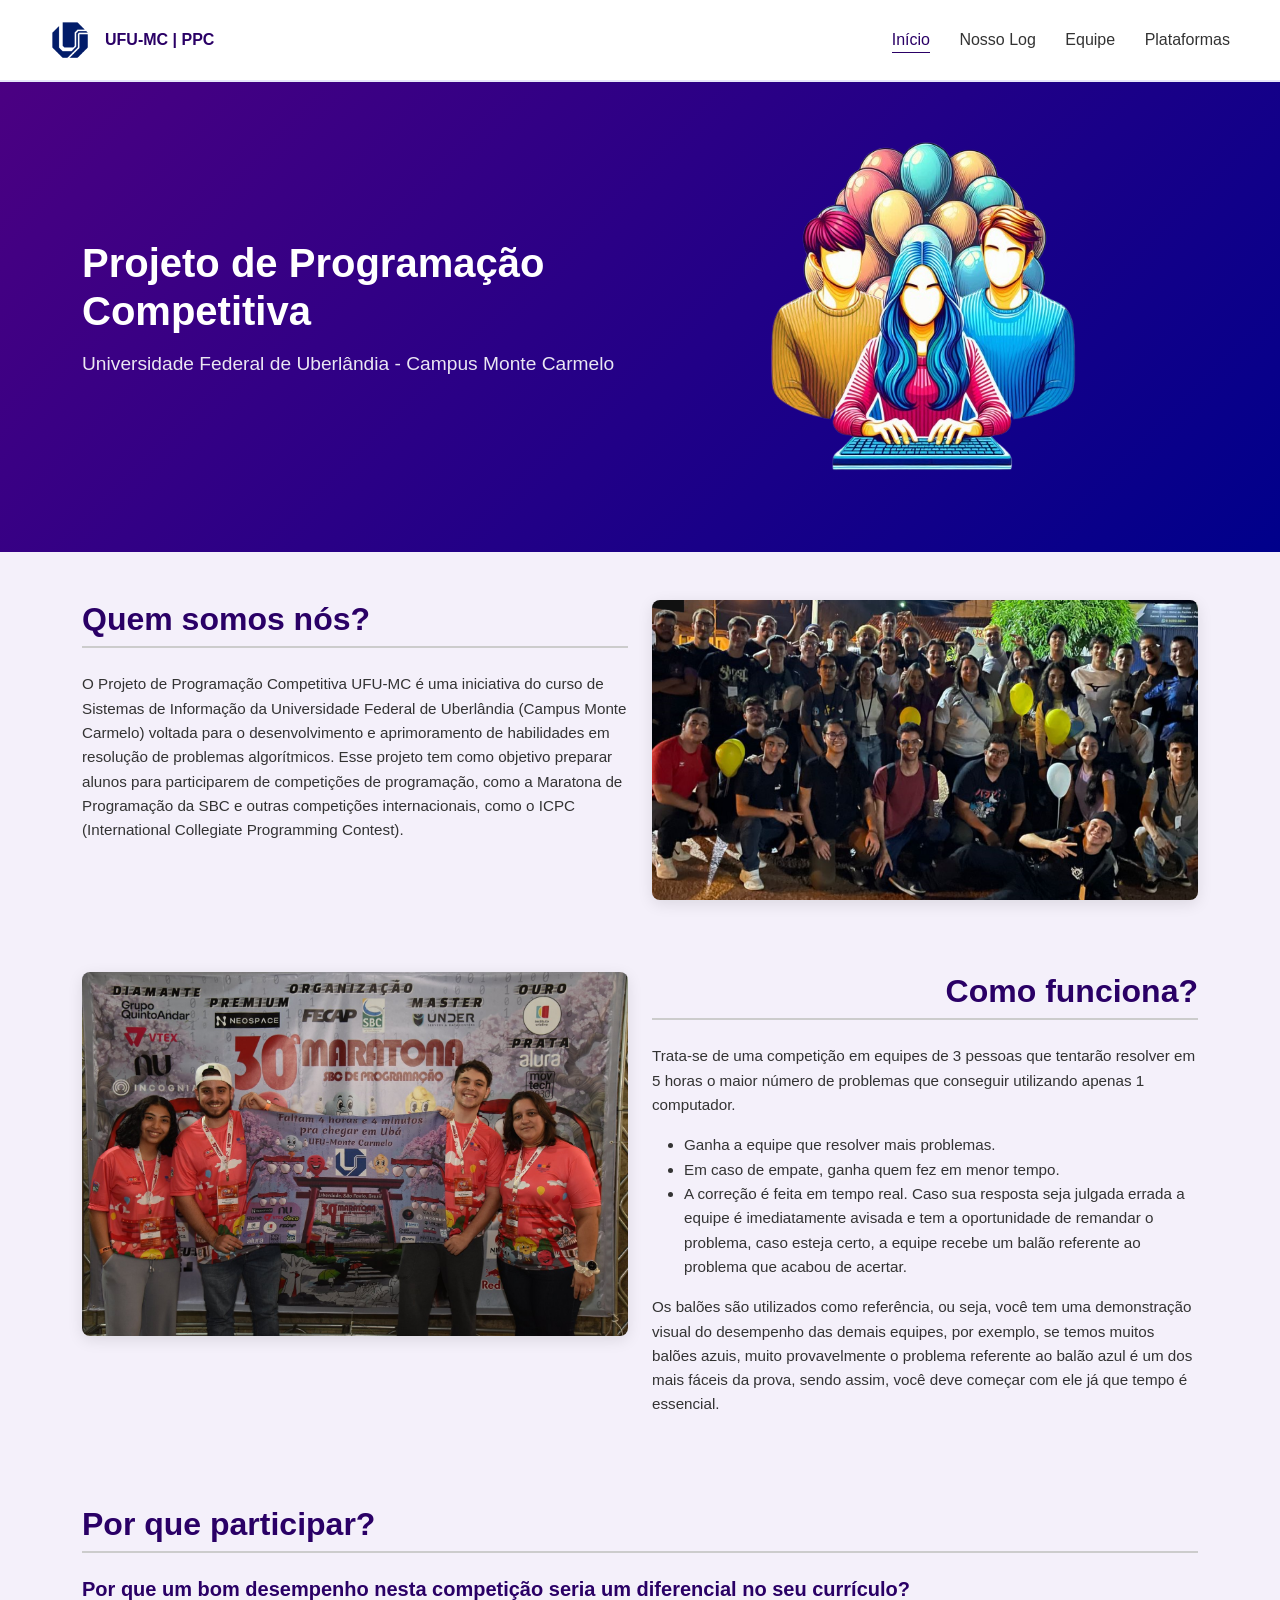
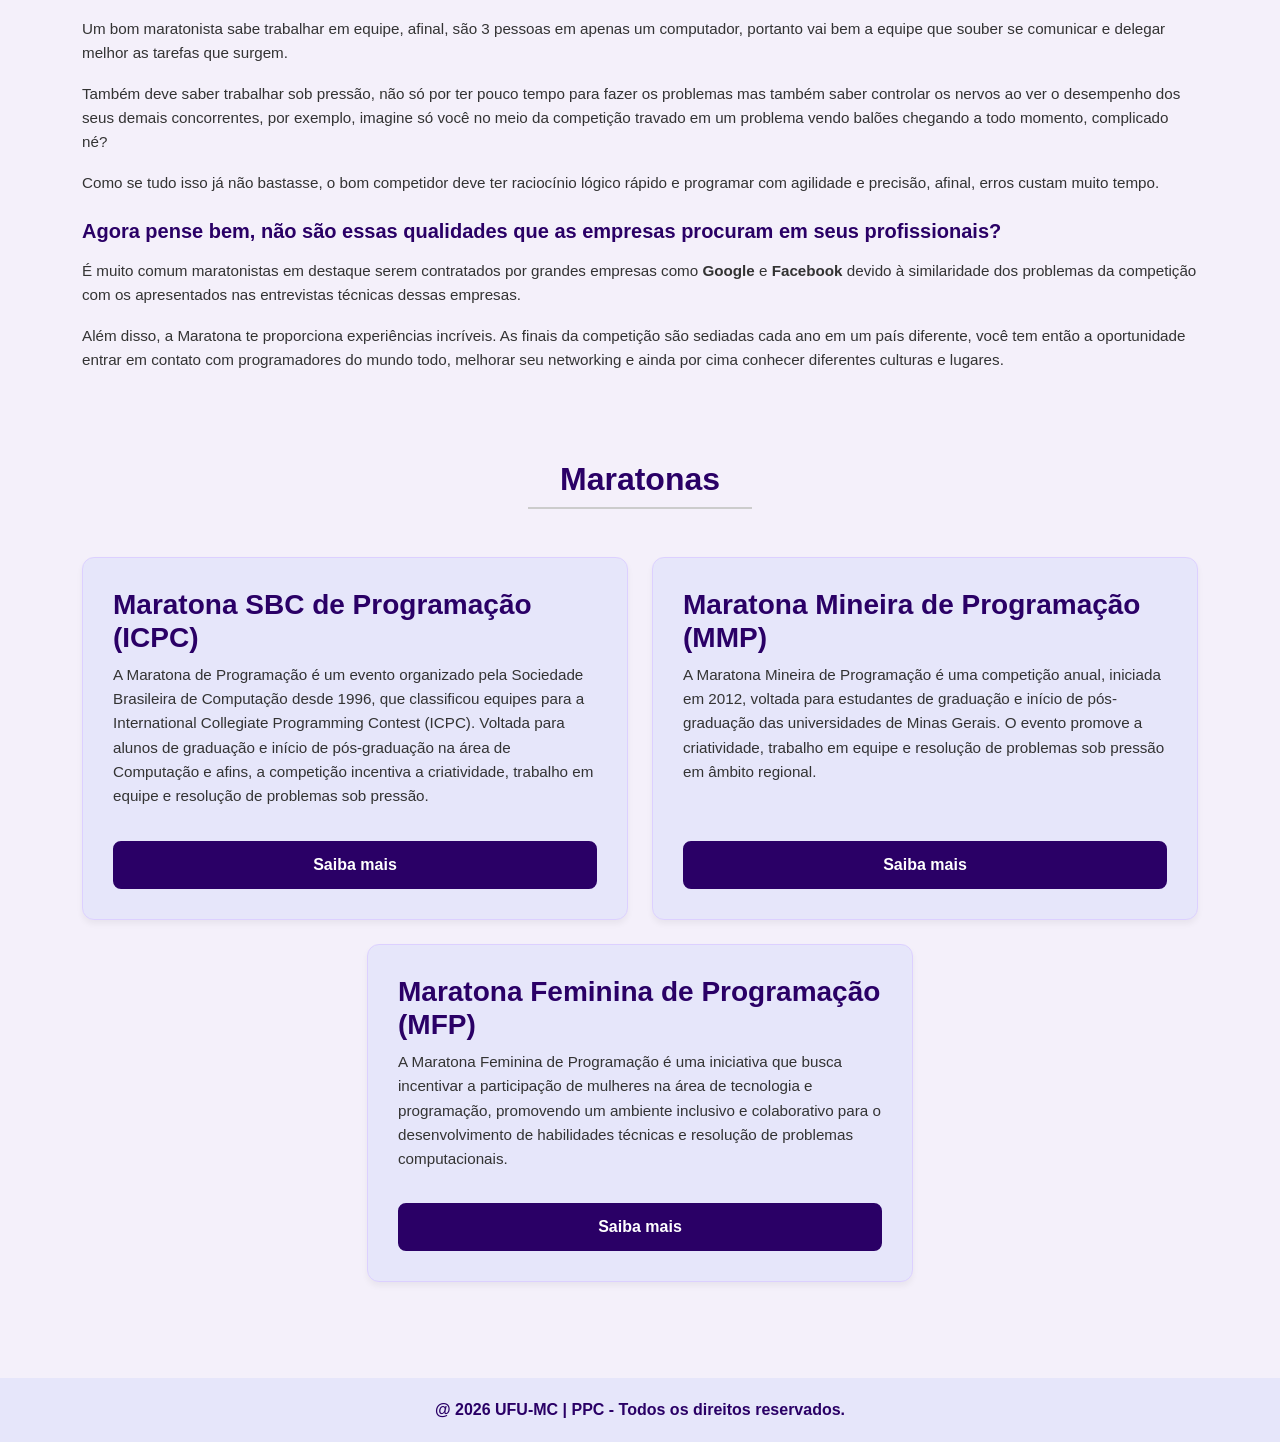
<file: index.html>
<!DOCTYPE html>
<html lang="pt-BR">
<head>
    <meta charset="UTF-8">
    <meta name="viewport" content="width=device-width, initial-scale=1.0">
    <title>Projeto de Programação Competitiva - UFU-MC</title>
    
    <link href="https://cdn.jsdelivr.net/npm/bootstrap@5.3.2/dist/css/bootstrap.min.css" rel="stylesheet">
    
    <link rel="stylesheet" href="style/style.css">
    <link rel="icon" type="image/png" href="assets/logomaratona.png">
</head>
<body>

    <!-- Cabeçalho -->
    <header>
        <div class="logo">
            <img src="assets/ufulogo.png" alt="Logo UFU">
            <span>UFU-MC | PPC</span>
        </div>
        <nav>
            <a href="index.html" class="ativo">Início</a>
            <a href="log.html">Nosso Log</a>
            <a href="equipe.html">Equipe</a>
            <a href="plataformas.html">Plataformas</a>
        </nav>
    </header>

    <section class="hero-section">
        <div class="container">
            <div class="row align-items-center">
                <div class="col-md-6 hero-texto text-center text-md-start mb-4 mb-md-0">
                    <h1>Projeto de Programação<br>Competitiva</h1>
                    <p>Universidade Federal de Uberlândia - Campus Monte Carmelo</p>
                </div>
                <div class="col-md-6 text-center">
                    <img src="assets/logomaratona.png" class="img-fluid" style="max-width: 350px;" alt="Ilustração Hero">
                </div>
            </div>
        </div>
    </section>

    <main class="container py-5 animacao-entrada">
        
        <section class="row align-items-start mb-5 pb-4">
            <div class="col-lg-6 mb-4 mb-lg-0">
                <h2 class="titulo-secao">Quem somos nós?</h2>
                <hr class="linha-decorativa">
                <p class="texto-conteudo">O Projeto de Programação Competitiva UFU-MC é uma iniciativa do curso de Sistemas de Informação da Universidade Federal de Uberlândia (Campus Monte Carmelo) voltada para o desenvolvimento e aprimoramento de habilidades em resolução de problemas algorítmicos. Esse projeto tem como objetivo preparar alunos para participarem de competições de programação, como a Maratona de Programação da SBC e outras competições internacionais, como o ICPC (International Collegiate Programming Contest).</p>
            </div>
            <div class="col-lg-6">
                <img src="assets/pizza.png" class="imagem-figma img-fluid" alt="Equipe PPC">
            </div>
        </section>

        <section class="row align-items-start mb-5 pb-4">
            <div class="col-lg-6 mb-4 mb-lg-0 order-2 order-lg-1">
                <img src="assets/Maratona06112506.jpeg" class="imagem-figma img-fluid" alt="Como funciona a maratona">
            </div>
            <div class="col-lg-6 order-1 order-lg-2">
                <h2 class="titulo-secao text-lg-end">Como funciona?</h2>
                <hr class="linha-decorativa">
                <div class="texto-conteudo">
                    <p>Trata-se de uma competição em equipes de 3 pessoas que tentarão resolver em 5 horas o maior número de problemas que conseguir utilizando apenas 1 computador.</p>
                    <ul>
                        <li>Ganha a equipe que resolver mais problemas.</li>
                        <li>Em caso de empate, ganha quem fez em menor tempo.</li>
                        <li>A correção é feita em tempo real. Caso sua resposta seja julgada errada a equipe é imediatamente avisada e tem a oportunidade de remandar o problema, caso esteja certo, a equipe recebe um balão referente ao problema que acabou de acertar.</li>
                    </ul>
                    <p>Os balões são utilizados como referência, ou seja, você tem uma demonstração visual do desempenho das demais equipes, por exemplo, se temos muitos balões azuis, muito provavelmente o problema referente ao balão azul é um dos mais fáceis da prova, sendo assim, você deve começar com ele já que tempo é essencial.</p>
                </div>
            </div>
        </section>

        <section class="row mb-5 pb-4">
            <div class="col-12">
                <h2 class="titulo-secao">Por que participar?</h2>
                <hr class="linha-decorativa">
                
                <h5 class="fw-bold mt-4 mb-3" style="color: var(--roxo-escuro);">Por que um bom desempenho nesta competição seria um diferencial no seu currículo?</h5>
                <p class="texto-conteudo">Um bom maratonista sabe trabalhar em equipe, afinal, são 3 pessoas em apenas um computador, portanto vai bem a equipe que souber se comunicar e delegar melhor as tarefas que surgem.</p>
                <p class="texto-conteudo">Também deve saber trabalhar sob pressão, não só por ter pouco tempo para fazer os problemas mas também saber controlar os nervos ao ver o desempenho dos seus demais concorrentes, por exemplo, imagine só você no meio da competição travado em um problema vendo balões chegando a todo momento, complicado né?</p>
                <p class="texto-conteudo">Como se tudo isso já não bastasse, o bom competidor deve ter raciocínio lógico rápido e programar com agilidade e precisão, afinal, erros custam muito tempo.</p>
                
                <h5 class="fw-bold mt-4 mb-3" style="color: var(--roxo-escuro);">Agora pense bem, não são essas qualidades que as empresas procuram em seus profissionais?</h5>
                <p class="texto-conteudo">É muito comum maratonistas em destaque serem contratados por grandes empresas como <strong>Google</strong> e <strong>Facebook</strong> devido à similaridade dos problemas da competição com os apresentados nas entrevistas técnicas dessas empresas.</p>
                <p class="texto-conteudo">Além disso, a Maratona te proporciona experiências incríveis. As finais da competição são sediadas cada ano em um país diferente, você tem então a oportunidade entrar em contato com programadores do mundo todo, melhorar seu networking e ainda por cima conhecer diferentes culturas e lugares.</p>
            </div>
        </section>

        <section class="row mb-5">
            <div class="col-12 text-center mb-4">
                <h2 class="titulo-secao">Maratonas</h2>
                <hr class="linha-decorativa mx-auto" style="width: 20%;">
            </div>

            <div class="col-12">
                <div class="row row-cols-1 row-cols-md-2 g-4 justify-content-center">
                    
                    <div class="col">
                        <div class="plataforma-card h-100 d-flex flex-column">
                            <h3 class="fw-bold" style="color: #2a0066;">Maratona SBC de Programação (ICPC)</h3>
                            <p class="texto-conteudo flex-grow-1">A Maratona de Programação é um evento organizado pela Sociedade Brasileira de Computação desde 1996, que classificou equipes para a International Collegiate Programming Contest (ICPC). Voltada para alunos de graduação e início de pós-graduação na área de Computação e afins, a competição incentiva a criatividade, trabalho em equipe e resolução de problemas sob pressão.</p>
                            <a href="https://maratona.sbc.org.br/" class="btn btn-roxo mt-3">Saiba mais</a>
                        </div>
                    </div>

                    <div class="col">
                        <div class="plataforma-card h-100 d-flex flex-column">
                            <h3 class="fw-bold" style="color: #2a0066;">Maratona Mineira de Programação (MMP)</h3>
                            <p class="texto-conteudo flex-grow-1">A Maratona Mineira de Programação é uma competição anual, iniciada em 2012, voltada para estudantes de graduação e início de pós-graduação das universidades de Minas Gerais. O evento promove a criatividade, trabalho em equipe e resolução de problemas sob pressão em âmbito regional.</p>
                            <a href="https://mineira.sbc.org.br/" class="btn btn-roxo mt-3">Saiba mais</a>
                        </div>
                    </div>

                    <!-- <div class="col">
                        <div class="plataforma-card h-100 d-flex flex-column">
                            <h3 class="fw-bold" style="color: #2a0066;">Maratona do Cerrado</h3>
                            <p class="texto-conteudo flex-grow-1">A Pizza++ é uma competição de programação patrocinada pelas cidades de Patrocínio e Monte Carmelo, em parceria com a Universidade Federal de Uberlândia (UFU) e o Instituto Federal de Educação, Ciência e Tecnologia do Triângulo Mineiro (IFTM) com o objetivo de reunir estudantes para um desafio prático e colaborativo.</p>
                            <a href="#" class="btn btn-roxo mt-3">Saiba mais</a>
                        </div>
                    </div> -->

                    <div class="col">
                        <div class="plataforma-card h-100 d-flex flex-column">
                            <h3 class="fw-bold" style="color: #2a0066;">Maratona Feminina de Programação (MFP)</h3>
                            <p class="texto-conteudo flex-grow-1">A Maratona Feminina de Programação é uma iniciativa que busca incentivar a participação de mulheres na área de tecnologia e programação, promovendo um ambiente inclusivo e colaborativo para o desenvolvimento de habilidades técnicas e resolução de problemas computacionais.</p>
                            <a href="https://mfp.ic.unicamp.br/" class="btn btn-roxo mt-3">Saiba mais</a>
                        </div>
                    </div>

                </div>
            </div>

            <!-- <div class="col-12 text-center mt-5">
                <p class="fw-bold mb-3" style="color: #2a0066;">Quer saber mais e pegar dicas exclusivas da equipe da UFU-MC?</p>
                <a href="#" class="btn btn-roxo px-4">Ver Dicas</a>
            </div> -->
        </section>

    </main>

    <footer class="rodape-custom">
        <p class="m-0">@ 2026 UFU-MC | PPC - Todos os direitos reservados.</p>
    </footer>

    <script src="https://cdn.jsdelivr.net/npm/bootstrap@5.3.2/dist/js/bootstrap.bundle.min.js"></script>
</body>
</html>
</file>
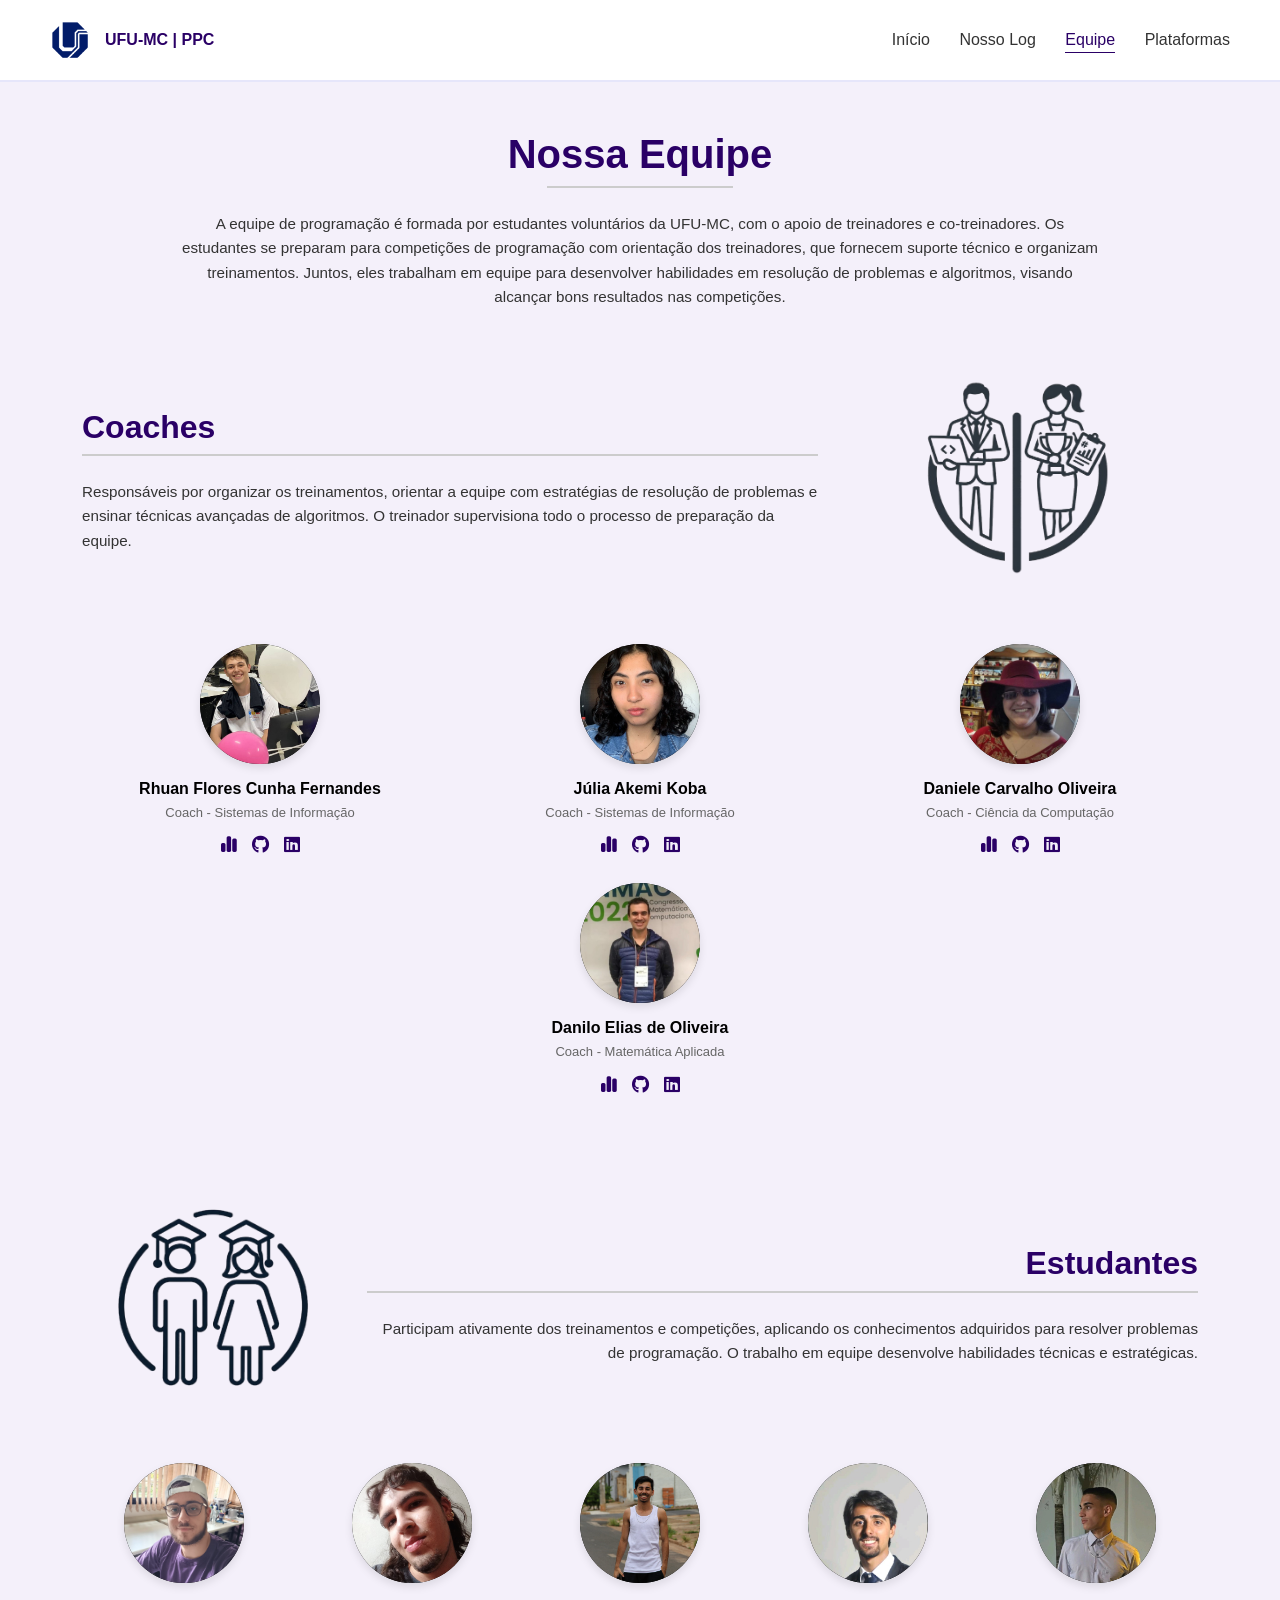
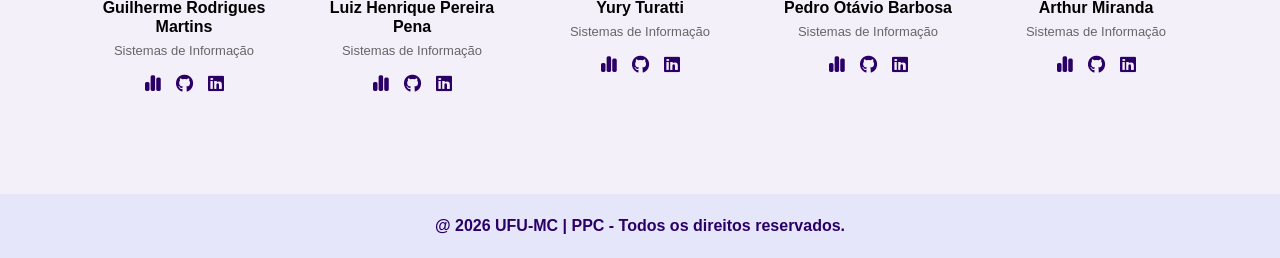
<file: equipe.html>
<!DOCTYPE html>
<html lang="pt-BR">
<head>
    <meta charset="UTF-8">
    <meta name="viewport" content="width=device-width, initial-scale=1.0">
    <title>Nossa Equipe - PPC UFU-MC</title>

    <link href="https://cdn.jsdelivr.net/npm/bootstrap@5.3.2/dist/css/bootstrap.min.css" rel="stylesheet">
    
    <link rel="stylesheet" href="https://cdnjs.cloudflare.com/ajax/libs/font-awesome/6.4.0/css/all.min.css">
    
    <link rel="stylesheet" href="style/style.css">
    <link rel="icon" type="image/png" href="assets/logomaratona.png">
</head>
<body>

    <header>
        <div class="logo">
            <img src="assets/ufulogo.png" alt="Logo UFU">
            <span>UFU-MC | PPC</span>
        </div>
        <nav>
            <a href="index.html">Início</a>
            <a href="log.html">Nosso Log</a>
            <a href="equipe.html" class="ativo">Equipe</a>
            <a href="plataformas.html">Plataformas</a>
        </nav>
    </header>

    <main class="container py-5 animacao-entrada">
        
        <section class="row mb-5 justify-content-center text-center">
            <div class="col-lg-10">
                <h1 class="titulo-secao text-center">Nossa Equipe</h1>
                <hr class="linha-decorativa mx-auto" style="width: 20%;">
                <p class="texto-conteudo">A equipe de programação é formada por estudantes voluntários da UFU-MC, com o apoio de treinadores e co-treinadores. Os estudantes se preparam para competições de programação com orientação dos treinadores, que fornecem suporte técnico e organizam treinamentos. Juntos, eles trabalham em equipe para desenvolver habilidades em resolução de problemas e algoritmos, visando alcançar bons resultados nas competições.</p>
            </div>
        </section>

        <section class="row mb-5 pb-2 align-items-center">
            <div class="col-lg-8 mb-4 mb-lg-0">
                <h2 class="titulo-secao">Coaches</h2>
                <hr class="linha-decorativa">
                <p class="texto-conteudo mb-0">Responsáveis por organizar os treinamentos, orientar a equipe com estratégias de resolução de problemas e ensinar técnicas avançadas de algoritmos. O treinador supervisiona todo o processo de preparação da equipe.</p>
            </div>
            <div class="col-lg-4 text-center">
                <img src="assets/coaches.png" alt="Ilustração Coaches" class="img-fluid" style="max-width: 220px;">
            </div>
        </section>

        <section class="row mb-5 pb-4 text-center justify-content-center">

            <div class="col-md-4 mb-4">
                <div class="membro-card">
                    <div class="avatar-placeholder mx-auto">
                        <img src="assets/rhuan.jpg" alt="Rhuan">
                    </div>
                    <h3 class="nome-membro">Rhuan Flores Cunha Fernandes</h3>
                    <p class="cargo">Coach - Sistemas de Informação</p>
                    <div class="redes-membro">
                        <a href="#" target="_blank" title="Codeforces"><i class="fa-solid fa-chart-simple"></i></a>
                        <a href="#" target="_blank" title="GitHub"><i class="fa-brands fa-github"></i></a>
                        <a href="#" target="_blank" title="LinkedIn"><i class="fa-brands fa-linkedin"></i></a>
                    </div>
                </div>
            </div>

           <div class="col-md-4 mb-4">
                <div class="membro-card">
                    <div class="avatar-placeholder mx-auto">
                        <img src="assets/julia.jpg" alt="Julia">
                    </div>
                    <h3 class="nome-membro">Júlia Akemi Koba</h3>
                    <p class="cargo">Coach - Sistemas de Informação</p>
                    <div class="redes-membro">
                        <a href="https://codeforces.com/profile/akkosan" target="_blank" title="Codeforces"><i class="fa-solid fa-chart-simple"></i></a>
                        <a href="#" target="_blank" title="GitHub"><i class="fa-brands fa-github"></i></a>
                        <a href="#" target="_blank" title="LinkedIn"><i class="fa-brands fa-linkedin"></i></a>
                    </div>
                </div>
            </div>

            <div class="col-md-4 mb-4">
                <div class="membro-card">
                    <div class="avatar-placeholder mx-auto">
                        <img src="assets/daniele.jpg" alt="Daniele">
                    </div>
                    <h3 class="nome-membro">Daniele Carvalho Oliveira</h3>
                    <p class="cargo">Coach - Ciência da Computação</p>
                    <div class="redes-membro">
                        <a href="#" target="_blank" title="Codeforces"><i class="fa-solid fa-chart-simple"></i></a>
                        <a href="#" target="_blank" title="GitHub"><i class="fa-brands fa-github"></i></a>
                        <a href="#" target="_blank" title="LinkedIn"><i class="fa-brands fa-linkedin"></i></a>
                    </div>
                </div>
            </div>

            <div class="col-md-4 mb-4">
                <div class="membro-card">
                    <div class="avatar-placeholder mx-auto">
                        <img src="assets/danilo.jpeg" alt="Danilo">
                    </div>
                    <h3 class="nome-membro">Danilo Elias de Oliveira</h3>
                    <p class="cargo">Coach - Matemática Aplicada</p>
                    <div class="redes-membro">
                        <a href="#" target="_blank" title="Codeforces"><i class="fa-solid fa-chart-simple"></i></a>
                        <a href="#" target="_blank" title="GitHub"><i class="fa-brands fa-github"></i></a>
                        <a href="#" target="_blank" title="LinkedIn"><i class="fa-brands fa-linkedin"></i></a>
                    </div>
                </div>
            </div>

        </section>

        <section class="row mb-5 align-items-center">
            <div class="col-lg-3 text-center mb-4 mb-lg-0">
                <img src="assets/students.png" alt="Ilustração Estudantes" class="img-fluid" style="max-width: 220px;">
            </div>
            <div class="col-lg-9">
                <h2 class="titulo-secao text-lg-end">Estudantes</h2>
                <hr class="linha-decorativa">
                <p class="texto-conteudo text-lg-end mb-0">Participam ativamente dos treinamentos e competições, aplicando os conhecimentos adquiridos para resolver problemas de programação. O trabalho em equipe desenvolve habilidades técnicas e estratégicas.</p>
            </div>
        </section>

        <section class="row mb-5">
            <div class="col-12">
                <div class="row row-cols-2 row-cols-md-3 row-cols-lg-5 g-4 text-center justify-content-center">
                    
                    <div class="col">
                        <div class="membro-card">
                            <div class="avatar-placeholder mx-auto">
                                <img src="assets/guilherme.jpg" alt="Guilherme">
                            </div>
                            <h3 class="nome-membro">Guilherme Rodrigues Martins</h3>
                            <p class="cargo">Sistemas de Informação</p>
                            <div class="redes-membro">
                                <a href="#" target="_blank" title="Codeforces"><i class="fa-solid fa-chart-simple"></i></a>
                                <a href="#" target="_blank" title="GitHub"><i class="fa-brands fa-github"></i></a>
                                <a href="#" target="_blank" title="LinkedIn"><i class="fa-brands fa-linkedin"></i></a>
                            </div>
                        </div>
                    </div>

                    <div class="col">
                        <div class="membro-card">
                            <div class="avatar-placeholder mx-auto">
                                <img src="assets/luiz.jpeg" alt="Luiz">
                            </div>
                            <h3 class="nome-membro">Luiz Henrique Pereira Pena</h3>
                            <p class="cargo">Sistemas de Informação</p>
                            <div class="redes-membro">
                                <a href="#" target="_blank" title="Codeforces"><i class="fa-solid fa-chart-simple"></i></a>
                                <a href="#" target="_blank" title="GitHub"><i class="fa-brands fa-github"></i></a>
                                <a href="#" target="_blank" title="LinkedIn"><i class="fa-brands fa-linkedin"></i></a>
                            </div>
                        </div>
                    </div>

                    <div class="col">
                        <div class="membro-card">
                            <div class="avatar-placeholder mx-auto">
                                <img src="assets/yury.jpeg" alt="Yury">
                            </div>
                            <h3 class="nome-membro">Yury Turatti</h3>
                            <p class="cargo">Sistemas de Informação</p>
                            <div class="redes-membro">
                                <a href="#" target="_blank" title="Codeforces"><i class="fa-solid fa-chart-simple"></i></a>
                                <a href="#" target="_blank" title="GitHub"><i class="fa-brands fa-github"></i></a>
                                <a href="#" target="_blank" title="LinkedIn"><i class="fa-brands fa-linkedin"></i></a>
                            </div>
                        </div>
                    </div>

                    <div class="col">
                        <div class="membro-card">
                            <div class="avatar-placeholder mx-auto">
                                <img src="assets/pedro.jpg" alt="Pedro">
                            </div>
                            <h3 class="nome-membro">Pedro Otávio Barbosa</h3>
                            <p class="cargo">Sistemas de Informação</p>
                            <div class="redes-membro">
                                <a href="#" target="_blank" title="Codeforces"><i class="fa-solid fa-chart-simple"></i></a>
                                <a href="#" target="_blank" title="GitHub"><i class="fa-brands fa-github"></i></a>
                                <a href="#" target="_blank" title="LinkedIn"><i class="fa-brands fa-linkedin"></i></a>
                            </div>
                        </div>
                    </div>

                    <div class="col">
                        <div class="membro-card">
                            <div class="avatar-placeholder mx-auto">
                                <img src="assets/arthur.jpg" alt="Arthur">
                            </div>
                            <h3 class="nome-membro">Arthur Miranda</h3>
                            <p class="cargo">Sistemas de Informação</p>
                            <div class="redes-membro">
                                <a href="#" target="_blank" title="Codeforces"><i class="fa-solid fa-chart-simple"></i></a>
                                <a href="#" target="_blank" title="GitHub"><i class="fa-brands fa-github"></i></a>
                                <a href="#" target="_blank" title="LinkedIn"><i class="fa-brands fa-linkedin"></i></a>
                            </div>
                        </div>
                    </div>

                </div>
            </div>
        </section>

    </main>

    <footer class="rodape-custom">
        <p class="m-0">@ 2026 UFU-MC | PPC - Todos os direitos reservados.</p>
    </footer>

    <!-- SCRIPT DO BOOTSTRAP -->
    <script src="https://cdn.jsdelivr.net/npm/bootstrap@5.3.2/dist/js/bootstrap.bundle.min.js"></script>
</body>
</html>
</file>
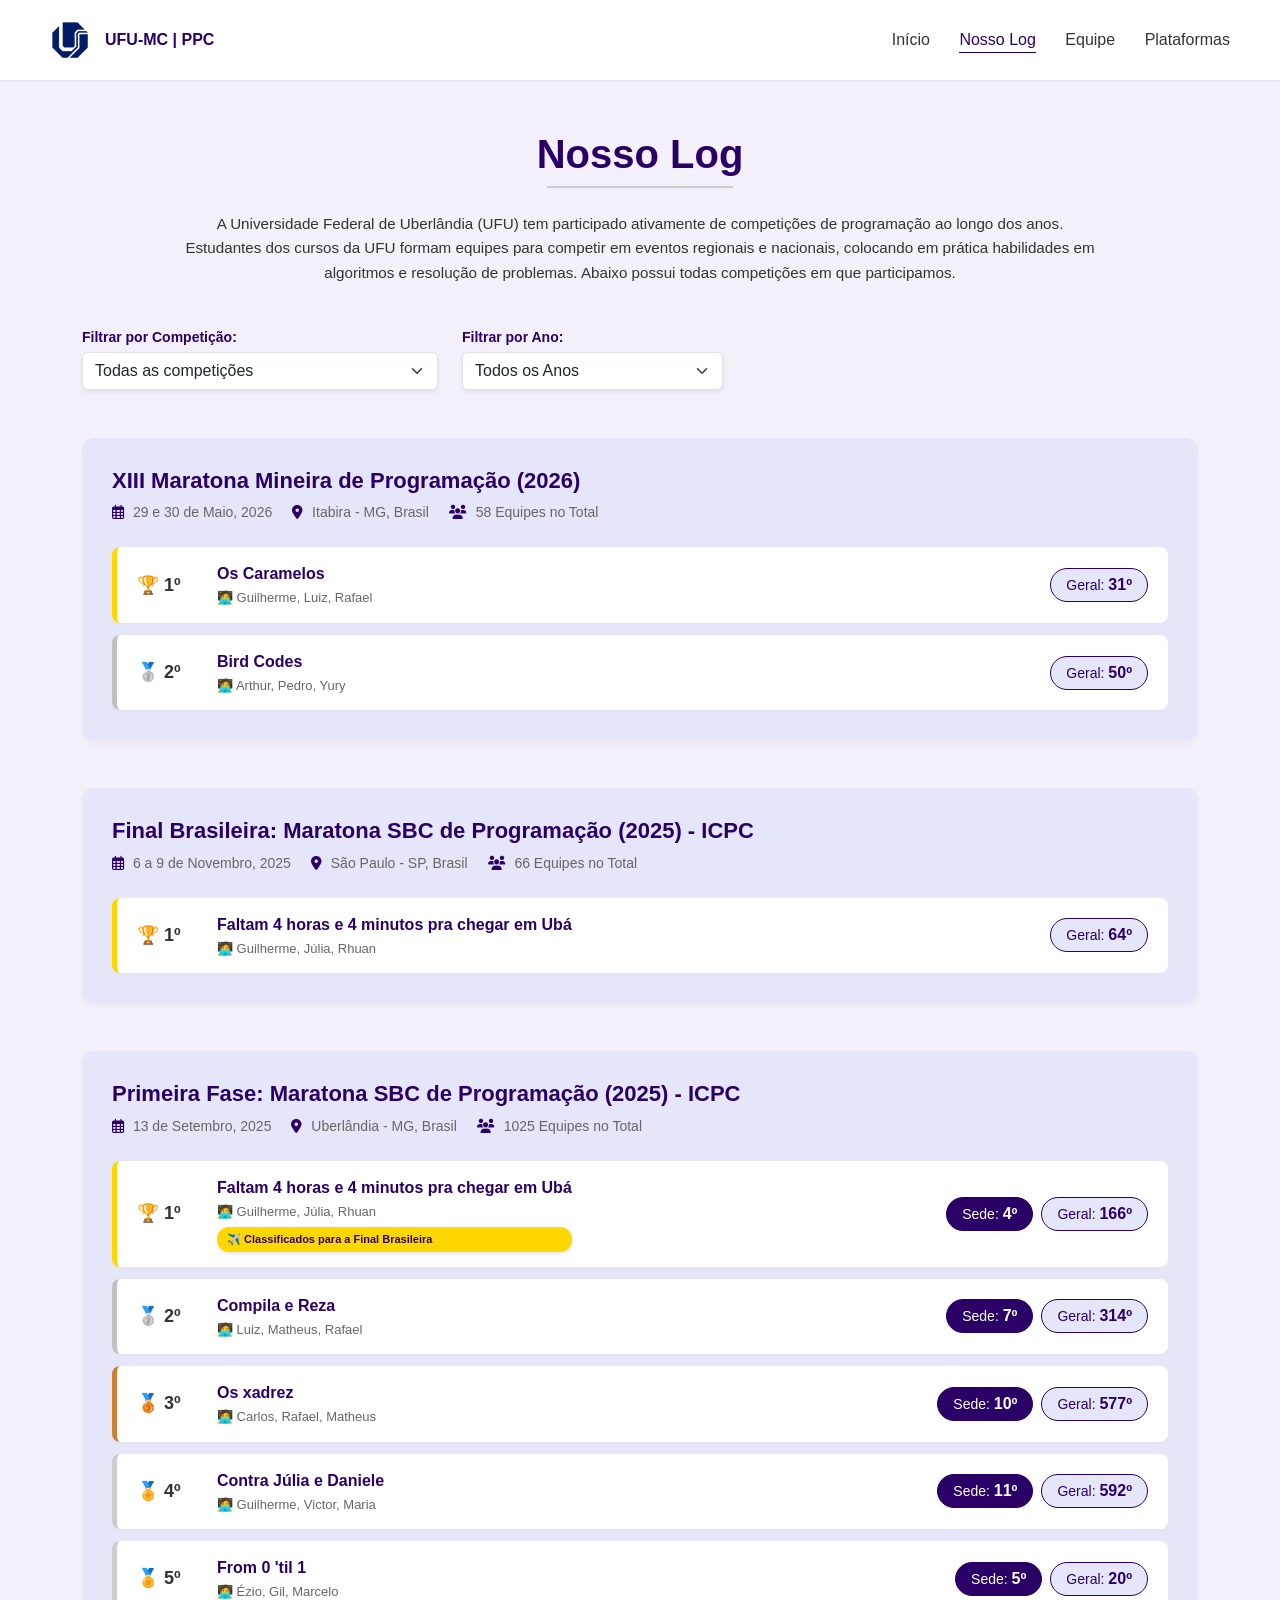
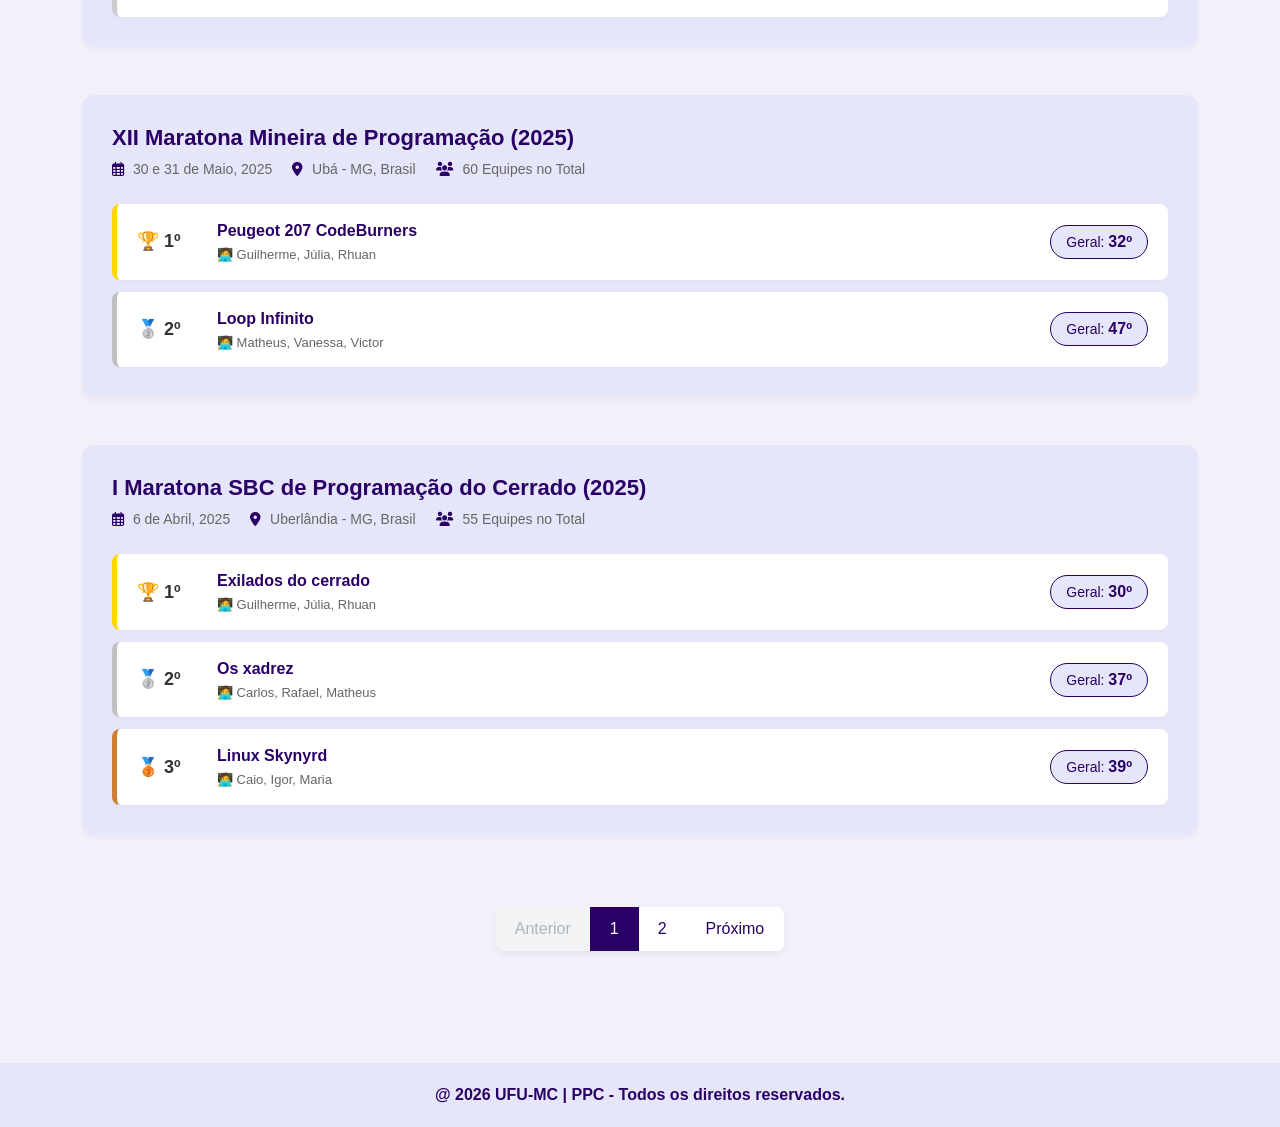
<file: log.html>
<!DOCTYPE html>
<html lang="pt-BR">
<head>
    <meta charset="UTF-8">
    <meta name="viewport" content="width=device-width, initial-scale=1.0">
    <title>Nosso Log - PPC UFU-MC</title>
    
    <link href="https://cdn.jsdelivr.net/npm/bootstrap@5.3.2/dist/css/bootstrap.min.css" rel="stylesheet">
    
    <link rel="stylesheet" href="https://cdnjs.cloudflare.com/ajax/libs/font-awesome/6.4.0/css/all.min.css">
    
    <link rel="stylesheet" href="style/style.css">
    <link rel="icon" type="image/png" href="assets/logomaratona.png">
</head>
<body>

    <header>
        <div class="logo">
            <img src="assets/ufulogo.png" alt="Logo UFU">
            <span>UFU-MC | PPC</span>
        </div>
        <nav>
            <a href="index.html">Início</a>
            <a href="log.html" class="ativo">Nosso Log</a>
            <a href="equipe.html">Equipe</a>
            <a href="plataformas.html">Plataformas</a>
        </nav>
    </header>

    <main class="container py-5 animacao-entrada">
        
        <section class="row mb-4 justify-content-center text-center">
            <div class="col-lg-10">
                <h1 class="titulo-secao">Nosso Log</h1>
                <hr class="linha-decorativa mx-auto" style="width: 20%;">
                <p class="texto-conteudo">A Universidade Federal de Uberlândia (UFU) tem participado ativamente de competições de programação ao longo dos anos. Estudantes dos cursos da UFU formam equipes para competir em eventos regionais e nacionais, colocando em prática habilidades em algoritmos e resolução de problemas. Abaixo possui todas competições em que participamos.</p>
            </div>
        </section>

        <section class="row mb-5 align-items-end">
            <div class="col-md-4 mb-3 mb-md-0">
                <label for="filtro-tipo" class="form-label small fw-bold mb-1" style="color: #2a0066;">Filtrar por Competição:</label>
                <select id="filtro-tipo" class="form-select shadow-sm" onchange="aplicarFiltros()">
                    <option value="todos">Todas as competições</option>
                    <option value="icpc">ICPC (SBC / Final / Mundial)</option>
                    <option value="mineira">Maratona Mineira</option>
                    <option value="cerrado">Maratona do Cerrado</option>
                    <option value="pizza">Maratona Pizza++</option>
                </select>
            </div>
            <div class="col-md-3">
                <label for="filtro-ano" class="form-label small fw-bold mb-1" style="color: #2a0066;">Filtrar por Ano:</label>
                <select id="filtro-ano" class="form-select shadow-sm" onchange="aplicarFiltros()">
                    <option value="todos">Todos os Anos</option>
                    <option value="2026">2026</option>
                    <option value="2025">2025</option>
                    <option value="2024">2024</option>
                </select>
            </div>
        </section>

        <section class="row">
            <div class="col-12" id="container-maratonas">
                </div>
        </section>

        <section class="row mt-4 mb-5">
            <div class="col-12 d-flex justify-content-center">
                <nav aria-label="Navegação de páginas do log">
                    <ul class="pagination" id="paginacao-container">
                        </ul>
                </nav>
            </div>
        </section>

    </main>

    <footer class="rodape-custom">
        <p class="m-0">@ 2026 UFU-MC | PPC - Todos os direitos reservados.</p>
    </footer>

    <script src="https://cdn.jsdelivr.net/npm/bootstrap@5.3.2/dist/js/bootstrap.bundle.min.js"></script>

    <script src="js/log.js"></script>
</body>
</html>
</file>
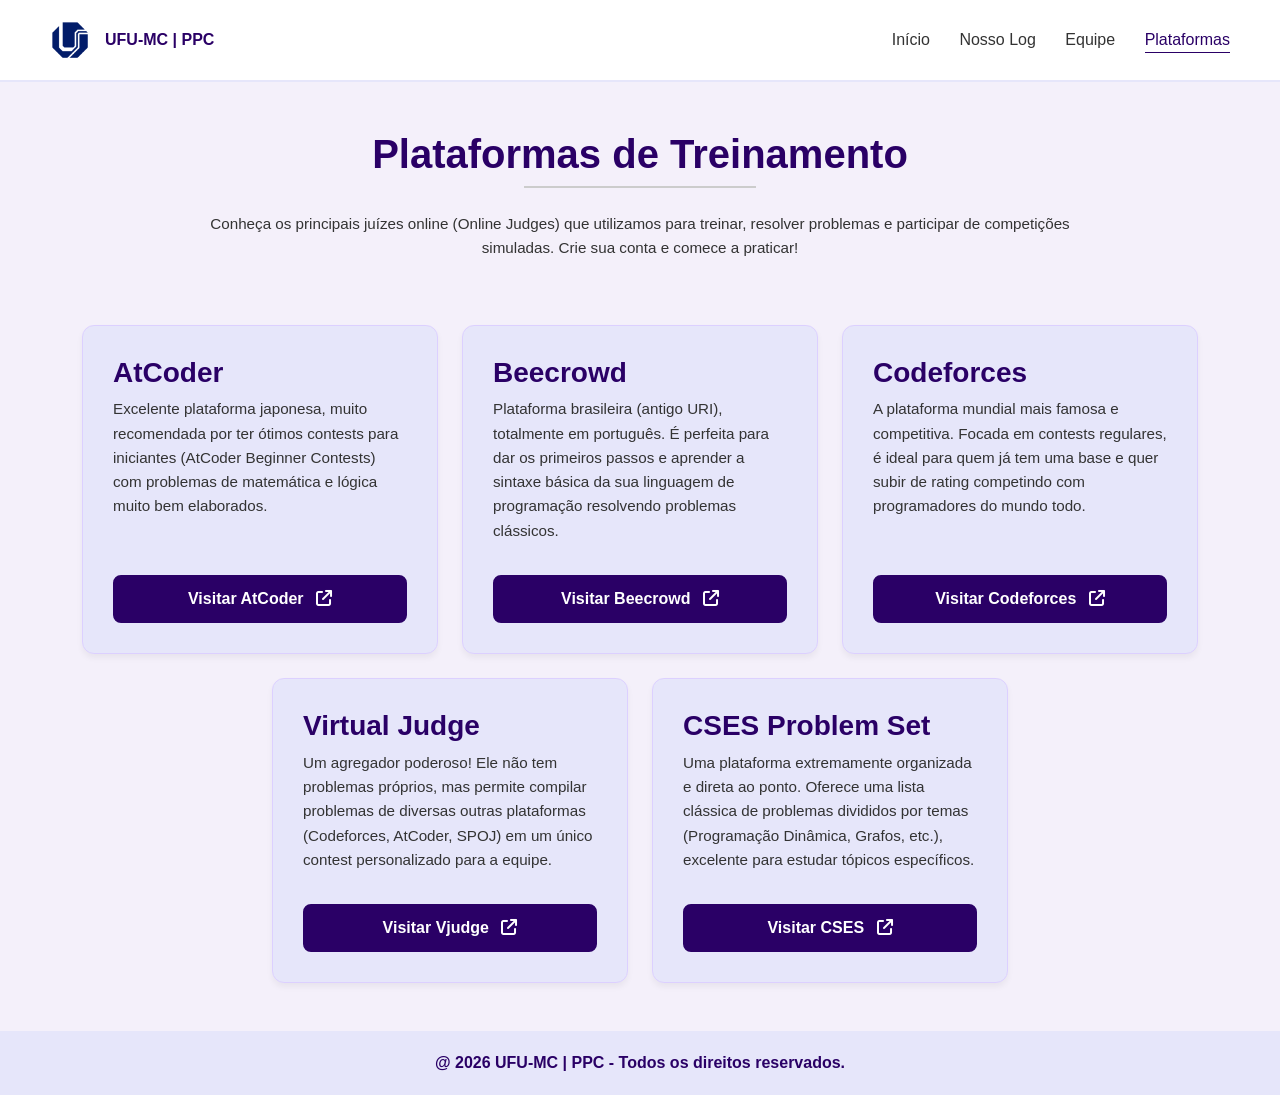
<file: plataformas.html>
<!DOCTYPE html>
<html lang="pt-BR">
<head>
    <meta charset="UTF-8">
    <meta name="viewport" content="width=device-width, initial-scale=1.0">
    <title>Plataformas - PPC UFU-MC</title>
    
    <link href="https://cdn.jsdelivr.net/npm/bootstrap@5.3.2/dist/css/bootstrap.min.css" rel="stylesheet">
    
    <link rel="stylesheet" href="https://cdnjs.cloudflare.com/ajax/libs/font-awesome/6.4.0/css/all.min.css">
    
    <link rel="stylesheet" href="style/style.css">
    <link rel="icon" type="image/png" href="assets/logomaratona.png">
</head>
<body>

    <header>
        <div class="logo">
            <img src="assets/ufulogo.png" alt="Logo UFU">
            <span>UFU-MC | PPC</span>
        </div>
        <nav>
            <a href="index.html">Início</a>
            <a href="log.html">Nosso Log</a>
            <a href="equipe.html">Equipe</a>
            <a href="plataformas.html" class="ativo">Plataformas</a>
        </nav>
    </header>

    <main class="container py-5 animacao-entrada">
        
        <section class="row mb-5 justify-content-center text-center">
            <div class="col-lg-10">
                <h1 class="titulo-secao">Plataformas de Treinamento</h1>
                <hr class="linha-decorativa mx-auto" style="width: 25%;">
                <p class="texto-conteudo">Conheça os principais juízes online (Online Judges) que utilizamos para treinar, resolver problemas e participar de competições simuladas. Crie sua conta e comece a praticar!</p>
            </div>
        </section>

        <section class="row row-cols-1 row-cols-md-2 row-cols-lg-3 g-4 justify-content-center">
            
            <div class="col">
                <div class="plataforma-card h-100 d-flex flex-column">
                    <h3 class="fw-bold" style="color: #2a0066;">AtCoder</h3>
                    <p class="texto-conteudo flex-grow-1">Excelente plataforma japonesa, muito recomendada por ter ótimos contests para iniciantes (AtCoder Beginner Contests) com problemas de matemática e lógica muito bem elaborados.</p>
                    <a href="https://atcoder.jp/" target="_blank" class="btn btn-roxo mt-3">
                        Visitar AtCoder <i class="fa-solid fa-arrow-up-right-from-square ms-2"></i>
                    </a>
                </div>
            </div>

            <div class="col">
                <div class="plataforma-card h-100 d-flex flex-column">
                    <h3 class="fw-bold" style="color: #2a0066;">Beecrowd</h3>
                    <p class="texto-conteudo flex-grow-1">Plataforma brasileira (antigo URI), totalmente em português. É perfeita para dar os primeiros passos e aprender a sintaxe básica da sua linguagem de programação resolvendo problemas clássicos.</p>
                    <a href="https://www.beecrowd.com.br/" target="_blank" class="btn btn-roxo mt-3">
                        Visitar Beecrowd <i class="fa-solid fa-arrow-up-right-from-square ms-2"></i>
                    </a>
                </div>
            </div>

            <div class="col">
                <div class="plataforma-card h-100 d-flex flex-column">
                    <h3 class="fw-bold" style="color: #2a0066;">Codeforces</h3>
                    <p class="texto-conteudo flex-grow-1">A plataforma mundial mais famosa e competitiva. Focada em contests regulares, é ideal para quem já tem uma base e quer subir de rating competindo com programadores do mundo todo.</p>
                    <a href="https://codeforces.com/" target="_blank" class="btn btn-roxo mt-3">
                        Visitar Codeforces <i class="fa-solid fa-arrow-up-right-from-square ms-2"></i>
                    </a>
                </div>
            </div>

            <div class="col">
                <div class="plataforma-card h-100 d-flex flex-column">
                    <h3 class="fw-bold" style="color: #2a0066;">Virtual Judge</h3>
                    <p class="texto-conteudo flex-grow-1">Um agregador poderoso! Ele não tem problemas próprios, mas permite compilar problemas de diversas outras plataformas (Codeforces, AtCoder, SPOJ) em um único contest personalizado para a equipe.</p>
                    <a href="https://vjudge.net/" target="_blank" class="btn btn-roxo mt-3">
                        Visitar Vjudge <i class="fa-solid fa-arrow-up-right-from-square ms-2"></i>
                    </a>
                </div>
            </div>

            <div class="col">
                <div class="plataforma-card h-100 d-flex flex-column">
                    <h3 class="fw-bold" style="color: #2a0066;">CSES Problem Set</h3>
                    <p class="texto-conteudo flex-grow-1">Uma plataforma extremamente organizada e direta ao ponto. Oferece uma lista clássica de problemas divididos por temas (Programação Dinâmica, Grafos, etc.), excelente para estudar tópicos específicos.</p>
                    <a href="https://cses.fi/problemset/" target="_blank" class="btn btn-roxo mt-3">
                        Visitar CSES <i class="fa-solid fa-arrow-up-right-from-square ms-2"></i>
                    </a>
                </div>
            </div>

        </section>

    </main>

    <footer class="rodape-custom">
        <p class="m-0">@ 2026 UFU-MC | PPC - Todos os direitos reservados.</p>
    </footer>

    <!-- SCRIPT DO BOOTSTRAP -->
    <script src="https://cdn.jsdelivr.net/npm/bootstrap@5.3.2/dist/js/bootstrap.bundle.min.js"></script>
</body>
</html>
</file>
<file: style/style.css>
:root {
    --roxo-escuro: #2a0066;
    --roxo-claro: #e6e6fa;
    --fundo-pagina: #f8f6fc;
    --texto-escuro: #333333;
    --branco: #ffffff;
}

body {
    background-color: var(--fundo-pagina);
    color: var(--texto-escuro);
    font-family: 'Segoe UI', Tahoma, Geneva, Verdana, sans-serif;
}

/* --- CABEÇALHO & NAVEGAÇÃO --- */
.cabecalho-custom {
    display: flex;
    justify-content: space-between;
    align-items: center;
    padding: 15px 50px;
    background-color: var(--branco);
    border-bottom: 2px solid var(--roxo-claro);
}

.logo {
    display: flex;
    align-items: center;
    gap: 15px;
    font-weight: bold;
    color: var(--roxo-escuro);
}

.logo img {
    height: 40px;
    width: auto;
}

.nav-custom a {
    text-decoration: none;
    color: var(--texto-escuro);
    margin-left: 25px;
    font-size: 16px;
    position: relative;
    padding-bottom: 5px;
    transition: color 0.3s ease;
}

.nav-custom a::after {
    content: '';
    position: absolute;
    width: 0;
    height: 1px;
    bottom: 0;
    left: 0;
    background-color: var(--roxo-escuro);
    transition: width 0.3s ease;
}

.nav-custom a:hover, .nav-custom a.ativo {
    color: var(--roxo-escuro);
}

.nav-custom a:hover::after, .nav-custom a.ativo::after {
    width: 100%;
}


@media (max-width: 768px) {
    .cabecalho-custom {
        flex-direction: column;
        gap: 15px;
    }
    .nav-custom {
        display: flex;
        flex-wrap: wrap;
        justify-content: center;
        gap: 10px;
    }
    .nav-custom a {
        margin-left: 0;
    }
}

/* --- SEÇÃO HERO --- */
.hero-section {
    background: linear-gradient(135deg, #4b0082, #00008b);
    color: var(--branco);
    padding: 60px 0;
}

.hero-texto h1 {
    font-size: 2.5rem;
    font-weight: 800;
    margin-bottom: 15px;
}

.hero-texto p {
    font-size: 1.2rem;
    opacity: 0.9;
}

/* --- CONTEÚDO (FIGMA STYLE) --- */
.titulo-secao {
    color: var(--roxo-escuro);
    font-weight: 800;
    margin-bottom: 0.5rem;
}

.linha-decorativa {
    border-top: 2px solid #ccc;
    width: 100%;
    margin-top: 0;
    margin-bottom: 1.5rem;
    opacity: 1;
}

.texto-conteudo {
    font-size: 0.95rem;
    line-height: 1.7;
}

/* O SEGREDO DAS IMAGENS DO FIGMA */
.imagem-figma {
    width: 100%;
    min-height: 300px;
    object-fit: cover;
    border-radius: 8px; 
    box-shadow: 0 4px 15px rgba(0,0,0,0.1);
}

/* --- CARDS DE MARATONAS --- */
.card-maratona {
    background-color: var(--roxo-claro);
    border: none;
    border-radius: 8px;
    box-shadow: 0 4px 6px rgba(0,0,0,0.05);
    transition: transform 0.3s ease, box-shadow 0.3s ease;
}

.card-maratona:hover {
    transform: translateY(-5px);
    box-shadow: 0 8px 15px rgba(0,0,0,0.1);
}

.card-maratona h4 {
    color: var(--roxo-escuro);
    font-weight: bold;
    font-size: 1.2rem;
    margin-bottom: 15px;
}

.card-maratona p {
    font-size: 0.9rem;
    line-height: 1.6;
}

/* --- BOTÕES CUSTOMIZADOS --- */
.btn-outline-custom {
    display: inline-block;
    padding: 8px 25px;
    border: 2px solid var(--roxo-escuro);
    border-radius: 20px;
    color: var(--roxo-escuro);
    text-decoration: none;
    font-weight: bold;
    transition: all 0.3s ease;
}

.btn-outline-custom:hover {
    background-color: var(--roxo-escuro);
    color: var(--branco);
}

/* --- RODAPÉ --- */
.rodape-custom {
    background-color: var(--roxo-claro);
    padding: 20px;
    text-align: center;
    color: var(--roxo-escuro);
    font-weight: bold;
}

/* =========================================
   CONFIGURAÇÕES GERAIS E CORES DO FIGMA
   ========================================= */
body {
    background-color: #f4f0fa; 
    color: #333333;
    font-family: 'Segoe UI', Tahoma, Geneva, Verdana, sans-serif;
}

/* =========================================
   CABEÇALHO E NAVEGAÇÃO
   ========================================= */
header {
    display: flex;
    justify-content: space-between;
    align-items: center;
    padding: 20px 50px;
    background-color: #ffffff;
    border-bottom: 2px solid #e6e6fa;
}

.logo {
    display: flex;
    align-items: center;
    gap: 15px;
    font-weight: bold;
    color: #2a0066;
}

.logo img {
    height: 40px;
    width: auto;
}

header nav a {
    text-decoration: none;
    color: #333333;
    margin-left: 25px;
    font-size: 16px;
    position: relative;
    padding-bottom: 5px;
    transition: color 0.3s ease;
}

header nav a::after {
    content: '';
    position: absolute;
    width: 0;
    height: 1px;
    bottom: 0;
    left: 0;
    background-color: #2a0066;
    transition: width 0.3s ease; 
}

header nav a:hover, header nav a.ativo {
    color: #2a0066;
}

header nav a:hover::after, header nav a.ativo::after {
    width: 100%;
}
/* =========================================
   ESTILOS DE TÍTULOS E LINHAS
   ========================================= */
.titulo-secao {
    color: #2a0066;
    font-weight: 800;
    margin-bottom: 0.5rem;
}

.linha-decorativa {
    border-top: 2px solid #ccc;
    width: 100%;
    margin-top: 0;
    margin-bottom: 1.5rem;
    opacity: 1;
}

.texto-conteudo {
    font-size: 0.95rem;
    line-height: 1.6;
}

/* =========================================
   COMPONENTES DA EQUIPE (CARDS E AVATARES)
   ========================================= */
.membro-card {
    display: flex;
    flex-direction: column;
    align-items: center;
}


.avatar-placeholder {
    width: 120px;
    height: 120px;
    background-color: #000000;
    border-radius: 50%;
    margin-bottom: 15px;
    overflow: hidden;
    display: flex;
    justify-content: center;
    align-items: center;
    box-shadow: 0 4px 8px rgba(0,0,0,0.1);
}

.avatar-placeholder img {
    width: 100%;
    height: 100%;
    object-fit: cover; 
    color: transparent;
}

.nome-membro {
    font-size: 16px;
    font-weight: bold;
    color: #000000;
    margin-bottom: 5px;
}

.cargo {
    font-size: 13px;
    color: #666666;
    margin-bottom: 0;
}

@media (max-width: 768px) {
    header {
        flex-direction: column;
        padding: 20px;
        gap: 20px;
    }
    
    nav {
        display: flex;
        flex-wrap: wrap;
        justify-content: center;
        gap: 15px;
    }
    
    nav a {
        margin-left: 0;
    }
}

/* =========================================
   REDES SOCIAIS DOS MEMBROS
   ========================================= */
.redes-membro {
    display: flex;
    justify-content: center;
    gap: 15px; 
    margin-top: 10px;
}

.redes-membro a {
    color: #2a0066; 
    font-size: 18px; 
    transition: color 0.3s ease, transform 0.3s ease;
    text-decoration: none;
}


.redes-membro a:hover {
    color: #6a0dad;
    transform: translateY(-3px); 
}

/* =========================================
   PÁGINA DE PLATAFORMAS (CARDS)
   ========================================= */
.plataforma-card {
    background-color: #e6e6fa;
    padding: 30px;
    border-radius: 12px;
    box-shadow: 0 4px 6px rgba(0,0,0,0.05);
    transition: transform 0.3s ease, box-shadow 0.3s ease;
    border: 1px solid #dcd0ff;
}


.plataforma-card:hover {
    transform: translateY(-5px);
    box-shadow: 0 8px 15px rgba(42, 0, 102, 0.15);
}


.btn-roxo {
    background-color: #2a0066;
    color: #ffffff;
    font-weight: bold;
    border: 2px solid #2a0066;
    border-radius: 8px;
    padding: 10px 20px;
    transition: all 0.3s ease;
}

.btn-roxo:hover {
    background-color: #ffffff;
    color: #2a0066;
}

/* =========================================
   PÁGINA: NOSSO LOG (PLACAR MINIMALISTA)
   ========================================= */

.log-card {
    background-color: #e6e6fa;
    border-radius: 12px;
    padding: 30px;
    box-shadow: 0 4px 6px rgba(0,0,0,0.03);
}

.log-titulo {
    color: #2a0066;
    font-size: 22px;
    font-weight: 800;
    margin-bottom: 0;
}

.placar-container {
    display: flex;
    flex-direction: column;
    gap: 12px; 
}

.placar-row {
    background-color: #ffffff;
    border-radius: 8px;
    padding: 15px 20px;
    display: flex;
    justify-content: space-between;
    align-items: center;
    box-shadow: 0 2px 4px rgba(0,0,0,0.02);
    transition: transform 0.2s ease, box-shadow 0.2s ease;
    border-left: 5px solid #ccc;
}

.placar-row:hover {
    transform: translateX(5px);
    box-shadow: 0 4px 8px rgba(0,0,0,0.08);
}

.placar-ouro { border-left-color: #ffd700; }
.placar-prata { border-left-color: #c0c0c0; }
.placar-bronze { border-left-color: #cd7f32; }

.equipe-info {
    display: flex;
    align-items: center;
    gap: 20px;
}

.posicao {
    font-size: 18px;
    font-weight: bold;
    color: #333;
    min-width: 60px;
}

.equipe-detalhes {
    display: flex;
    flex-direction: column;
}

.nome-equipe {
    font-size: 16px;
    color: #2a0066;
}

.membros {
    font-size: 13px;
    color: #666;
    margin-top: 2px;
}

.equipe-score {
    display: flex;
    gap: 20px;
    font-size: 18px;
    font-weight: bold;
}

.score-balao {
    color: #333;
}

.score-penalti {
    color: #888;
}

@media (max-width: 576px) {
    .placar-row {
        flex-direction: column;
        align-items: flex-start;
        gap: 15px;
        padding: 15px;
    }
    
    .equipe-info {
        gap: 10px;
    }
    
    .equipe-score {
        width: 100%;
        justify-content: flex-end;
        border-top: 1px solid #eee;
        padding-top: 10px;
    }
}

.log-infos {
    display: flex;
    flex-wrap: wrap;
    gap: 20px;
    font-size: 14px;
    color: #666666; 
}

.log-infos span i {
    color: #2a0066;
    margin-right: 5px;
}

/* =========================================
   ANIMAÇÕES DE TRANSIÇÃO (FADE-IN UP)
   ========================================= */

@keyframes fadeInUp {
    0% {
        opacity: 0;
        transform: translateY(30px);
    }
    100% {
        opacity: 1;
        transform: translateY(0);
    }
}

.animacao-entrada {
    animation: fadeInUp 0.6s ease-out forwards;
}

.atraso-1 {
    animation-delay: 0.2s;
    opacity: 0;
}

.atraso-2 {
    animation-delay: 0.4s;
    opacity: 0;
}

/* =========================================
   PAGINAÇÃO (Correção de Alinhamento e Cores)
   ========================================= */
.pagination {
    box-shadow: 0 4px 6px rgba(0,0,0,0.05);
    border-radius: 8px;
    overflow: hidden;
    display: flex;
}

.page-item {
    margin: 0 !important;
}

.page-link {
    color: #2a0066; 
    border: none;
    background-color: #ffffff;
    padding: 10px 20px;
    margin-left: -1px; 
    transition: all 0.2s ease;
}

.page-link:hover {
    color: #4b0082;
    background-color: #f4f0fa;
    z-index: 2;
}

.page-item.active .page-link {
    background-color: #2a0066;
    color: white;
    z-index: 3;
}

.page-item.disabled .page-link {
    color: #adb5bd;
    background-color: #f1f3f5;
}
</file>
